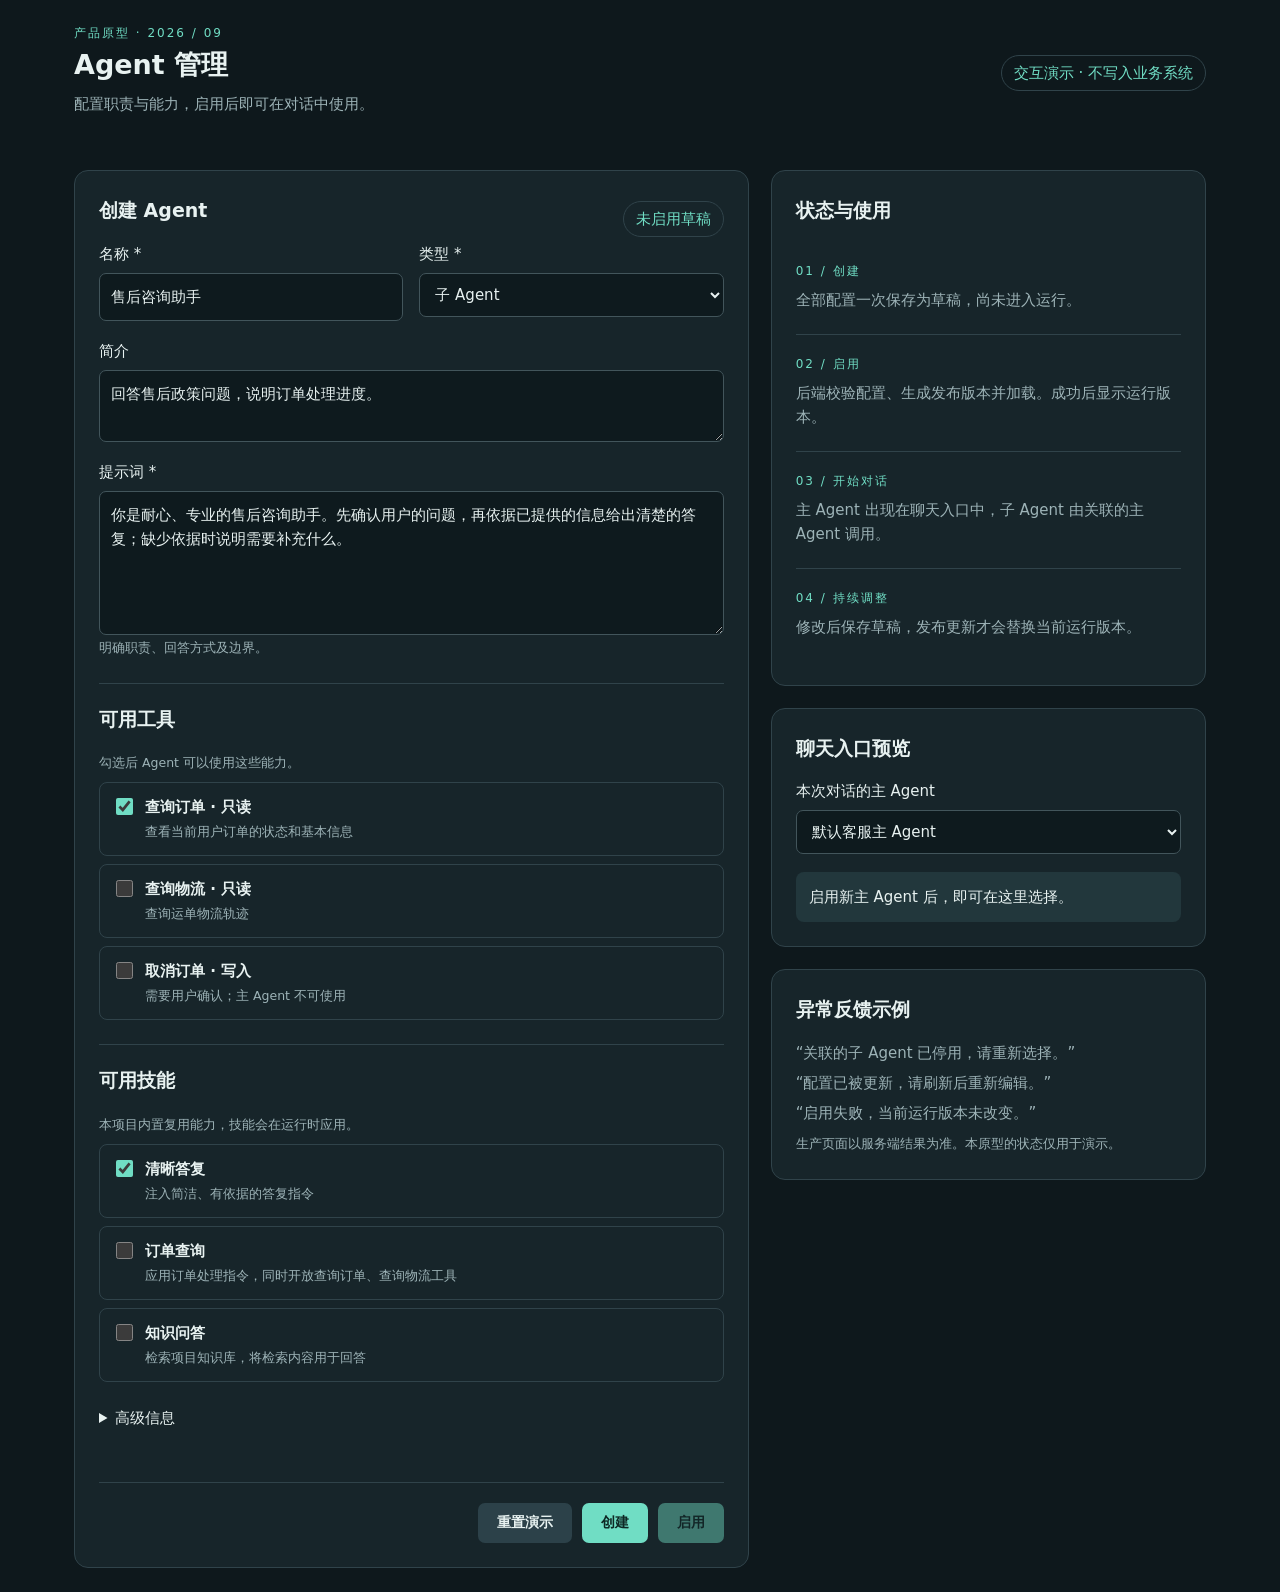
<file: docs/agent-configuration/PROTOTYPE.html>
<!doctype html>
<html lang="zh-CN"><head><meta charset="utf-8"><meta name="viewport" content="width=device-width,initial-scale=1"><title>Agent 配置产品原型</title>
<style>
:root{color-scheme:dark;--bg:#0e181c;--panel:#17252a;--edge:#30434a;--text:#e8f2f1;--muted:#9db3b7;--accent:#70ddc4}*{box-sizing:border-box}body{margin:0;background:var(--bg);color:var(--text);font:15px/1.6 system-ui,"Microsoft YaHei",sans-serif}header,main{max-width:1180px;margin:auto;padding:24px}header{display:flex;align-items:center;justify-content:space-between;gap:24px}h1{margin:0;font-size:27px}h2{margin:0 0 16px;font-size:19px}p{margin:6px 0;color:var(--muted)}.pill{border:1px solid var(--edge);border-radius:25px;padding:5px 12px;color:var(--accent);white-space:nowrap}.layout{display:grid;grid-template-columns:1.55fr 1fr;gap:22px}.panel{background:var(--panel);border:1px solid var(--edge);border-radius:14px;padding:24px}.row{display:flex;gap:14px;align-items:center;justify-content:space-between}.grid{display:grid;grid-template-columns:1fr 1fr;gap:16px}label.field{display:block;margin-bottom:18px}input:not([type=checkbox]),select,textarea{display:block;width:100%;margin-top:7px;border:1px solid #42555b;border-radius:7px;padding:11px;background:#0e1a1e;color:var(--text);font:inherit}textarea{resize:vertical}input[type=checkbox]{accent-color:var(--accent);width:17px;height:17px}.choice{display:flex;gap:9px;align-items:start;padding:12px;border:1px solid var(--edge);border-radius:8px;margin:8px 0}.choice strong{display:block}.choice small,small{color:var(--muted)}section.part{margin:24px 0;border-top:1px solid var(--edge);padding-top:20px}button{cursor:pointer;border:0;border-radius:7px;background:var(--accent);color:#0e2824;padding:11px 19px;font:600 14px system-ui}button.secondary{background:#2c4149;color:var(--text)}button:disabled{opacity:.45;cursor:default}.actions{display:flex;gap:10px;justify-content:flex-end;border-top:1px solid var(--edge);padding-top:20px}.hint{padding:13px;border-radius:8px;background:#22373c}.status{padding:16px 0;border-bottom:1px solid var(--edge)}.status:last-child{border:0}.step{color:var(--accent);font-size:12px;letter-spacing:2px}#message{min-height:52px;color:var(--accent);padding-top:15px}.hidden{display:none!important}@media(max-width:780px){header{display:block}.pill{display:inline-block;margin-top:12px}.layout,.grid{grid-template-columns:1fr}header,main{padding:16px}.panel{padding:18px}}
</style></head><body>
<header><div><div class="step">产品原型 · 2026 / 09</div><h1>Agent 管理</h1><p>配置职责与能力，启用后即可在对话中使用。</p></div><span class="pill">交互演示 · 不写入业务系统</span></header>
<main><div class="layout"><form id="form" class="panel"><div class="row"><h2>创建 Agent</h2><span class="pill" id="draftState">未启用草稿</span></div>
<div class="grid"><label class="field">名称 *<input id="name" required maxlength="64" value="售后咨询助手" placeholder="为 Agent 起个名字"></label><label class="field">类型 *<select id="type"><option value="worker">子 Agent</option><option value="supervisor">主 Agent</option></select></label></div>
<label class="field">简介<textarea rows="2" id="description">回答售后政策问题，说明订单处理进度。</textarea></label>
<label class="field">提示词 *<textarea id="prompt" required maxlength="20000" rows="5">你是耐心、专业的售后咨询助手。先确认用户的问题，再依据已提供的信息给出清楚的答复；缺少依据时说明需要补充什么。</textarea><small>明确职责、回答方式及边界。</small></label>
<section class="part"><h2>可用工具</h2><small>勾选后 Agent 可以使用这些能力。</small><label class="choice"><input type="checkbox" checked><span><strong>查询订单 · 只读</strong><small>查看当前用户订单的状态和基本信息</small></span></label><label class="choice"><input type="checkbox"><span><strong>查询物流 · 只读</strong><small>查询运单物流轨迹</small></span></label><label class="choice" id="writeChoice"><input type="checkbox" id="writeTool"><span><strong>取消订单 · 写入</strong><small>需要用户确认；主 Agent 不可使用</small></span></label></section>
<section class="part"><h2>可用技能</h2><small>本项目内置复用能力，技能会在运行时应用。</small><label class="choice"><input type="checkbox" checked><span><strong>清晰答复</strong><small>注入简洁、有依据的答复指令</small></span></label><label class="choice"><input type="checkbox"><span><strong>订单查询</strong><small>应用订单处理指令，同时开放查询订单、查询物流工具</small></span></label><label class="choice"><input type="checkbox"><span><strong>知识问答</strong><small>检索项目知识库，将检索内容用于回答</small></span></label></section>
<section class="part hidden" id="children"><h2>关联子 Agent</h2><small>仅可选择已启用子 Agent。启用主 Agent 前至少关联一个。</small><label class="choice"><input type="checkbox" id="child" checked><span><strong>政策问答助手</strong><small>已启用 · knowledge · v2</small></span></label><label class="field">使用场景<input value="用户询问售后政策、退款流程时使用"></label></section>
<details><summary>高级信息</summary><label class="field">唯一标识<input placeholder="留空自动生成，例如 after_sale"><small>创建后保持不变，日常管理可直接使用名称。</small></label></details><div id="message" role="status" aria-live="polite"></div><div class="actions"><button type="button" class="secondary" id="reset">重置演示</button><button type="submit" id="save">创建</button><button type="button" id="enable" disabled>启用</button></div></form>
<aside><section class="panel"><h2>状态与使用</h2><div class="status"><span class="step">01 / 创建</span><p>全部配置一次保存为草稿，尚未进入运行。</p></div><div class="status"><span class="step">02 / 启用</span><p>后端校验配置、生成发布版本并加载。成功后显示运行版本。</p></div><div class="status"><span class="step">03 / 开始对话</span><p>主 Agent 出现在聊天入口中，子 Agent 由关联的主 Agent 调用。</p></div><div class="status"><span class="step">04 / 持续调整</span><p>修改后保存草稿，发布更新才会替换当前运行版本。</p></div></section>
<section class="panel" style="margin-top:22px"><h2>聊天入口预览</h2><label class="field">本次对话的主 Agent<select id="entry"><option>默认客服主 Agent</option></select></label><div class="hint" id="entryHint">启用新主 Agent 后，即可在这里选择。</div></section><section class="panel" style="margin-top:22px"><h2>异常反馈示例</h2><p>“关联的子 Agent 已停用，请重新选择。”</p><p>“配置已被更新，请刷新后重新编辑。”</p><p>“启用失败，当前运行版本未改变。”</p><small>生产页面以服务端结果为准。本原型的状态仅用于演示。</small></section></aside></div></main>
<script>
const form=document.getElementById('form'),type=document.getElementById('type'),message=document.getElementById('message'),enable=document.getElementById('enable'),save=document.getElementById('save'),state=document.getElementById('draftState');let created=false,active=false;type.onchange=()=>{document.getElementById('children').classList.toggle('hidden',type.value!=='supervisor');document.getElementById('writeTool').disabled=type.value==='supervisor';if(type.value==='supervisor')document.getElementById('writeTool').checked=false;};form.onsubmit=e=>{e.preventDefault();if(!document.getElementById('name').value.trim()||!document.getElementById('prompt').value.trim()){message.textContent='请填写名称和提示词。';return;}created=true;enable.disabled=false;save.textContent='保存草稿';message.textContent=active?'草稿已保存；当前运行版本保持不变。':'已创建，点击启用后生效。';};enable.onclick=()=>{if(!created)return;if(type.value==='supervisor'&&!document.getElementById('child').checked){message.textContent='主 Agent 至少需要关联一个已启用子 Agent。';return;}active=true;state.textContent='已启用 · v1';enable.textContent='发布更新';message.textContent='演示：已完成校验、发布和加载，运行版本 v1。';if(type.value==='supervisor'){let entry=document.getElementById('entry');entry.options.length=1;let option=new Option(document.getElementById('name').value,'demo',true,true);entry.add(option);document.getElementById('entryHint').textContent='当前选择：'+option.text+'。正式对话将由该主 Agent 分发。';}};document.getElementById('reset').onclick=()=>location.reload();
</script></body></html>
</file>
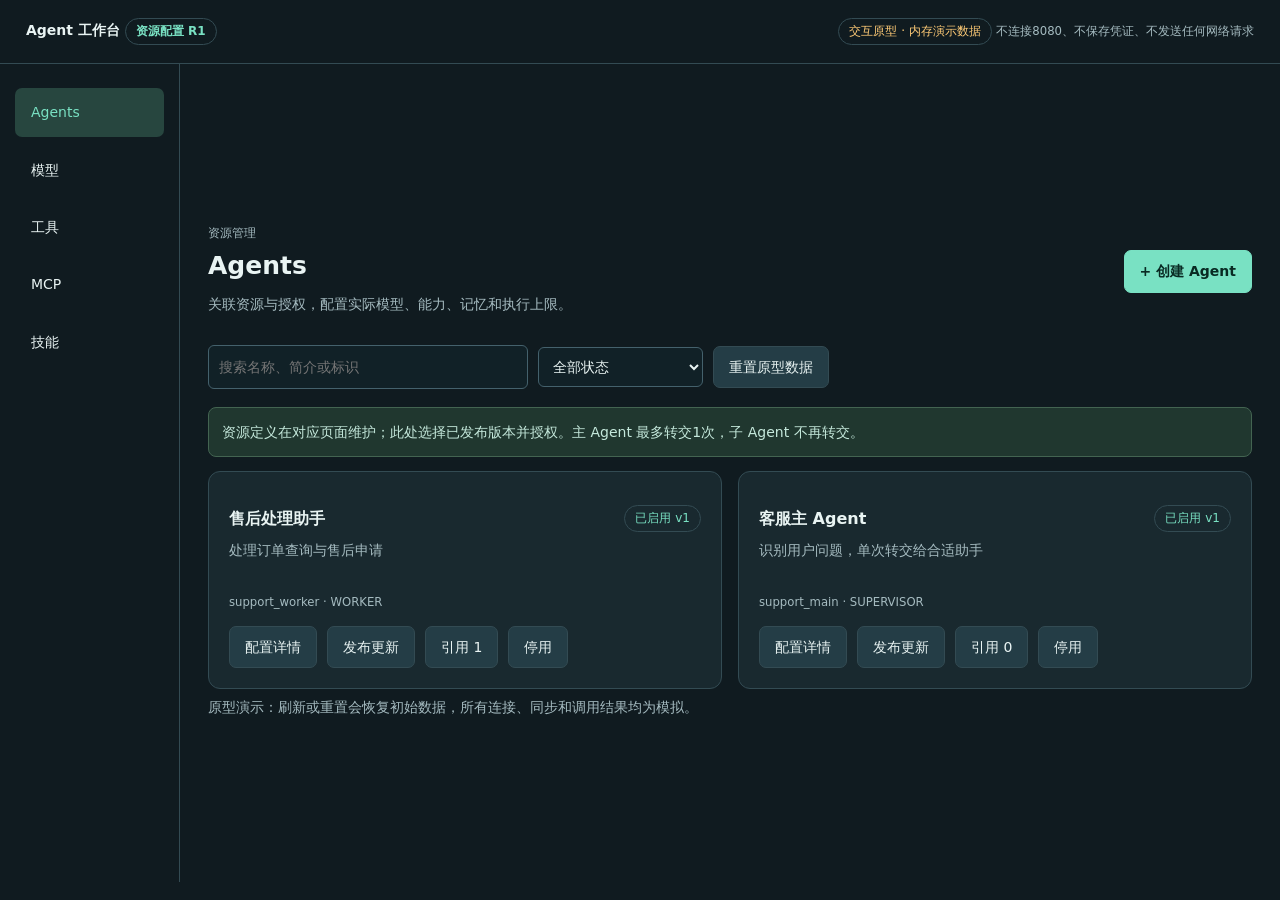
<file: docs/resource-configuration/PROTOTYPE.html>
<!doctype html>
<html lang="zh-CN"><head><meta charset="utf-8"><meta name="viewport" content="width=device-width,initial-scale=1"><title>统一资源配置 · R1 产品原型</title>
<style>
:root{color-scheme:dark;--bg:#101b20;--panel:#19292f;--line:#334b53;--ink:#e9f4f3;--muted:#a5bbc0;--green:#79e1c3;--yellow:#ffcb76;--red:#ffabab}*{box-sizing:border-box}body{margin:0;background:var(--bg);color:var(--ink);font:14px/1.6 system-ui,"Microsoft YaHei",sans-serif}button,input,select,textarea{font:inherit}button{cursor:pointer;padding:9px 15px;border-radius:7px;border:1px solid var(--line);background:#243d46;color:var(--ink)}button.primary{background:var(--green);border-color:var(--green);color:#092a23;font-weight:650}button.danger{color:var(--red)}button:disabled{opacity:.42;cursor:not-allowed}input:not([type=checkbox]),textarea,select{width:100%;background:#112127;color:var(--ink);border:1px solid #44616c;border-radius:6px;padding:10px;margin-top:6px}input[type=checkbox]{accent-color:var(--green)}textarea{resize:vertical}select[multiple]{min-height:108px}h1{font-size:25px;margin:3px 0}h2{font-size:18px;margin:0 0 13px}h3{font-size:15px;margin:18px 0 10px}p{margin:7px 0;color:var(--muted)}small,.muted{color:var(--muted)}header{padding:18px 26px;border-bottom:1px solid var(--line);display:flex;justify-content:space-between;align-items:center;gap:20px}.brand{font-weight:650}.badge{display:inline-block;padding:3px 10px;border:1px solid var(--line);border-radius:16px;font-size:12px;color:var(--green)}.warn{color:var(--yellow)}.layout{display:grid;grid-template-columns:180px 1fr;min-height:calc(100vh - 82px)}nav{padding:24px 15px;border-right:1px solid var(--line)}nav button{display:block;width:100%;text-align:left;margin-bottom:9px;border-color:transparent;background:transparent;padding:12px 15px}nav button.active{background:#27463f;color:var(--green)}main{padding:28px;max-width:1450px;width:100%;margin:auto}.row{display:flex;gap:10px;align-items:center;flex-wrap:wrap}.between{justify-content:space-between}.grid{display:grid;grid-template-columns:1fr 1fr;gap:15px}.panel{padding:20px;border:1px solid var(--line);border-radius:12px;background:var(--panel);margin-bottom:20px}.toolbar{margin:22px 0 18px}.toolbar input{max-width:320px;margin:0}.toolbar select{max-width:165px;margin:0}.cards{display:grid;grid-template-columns:repeat(auto-fit,minmax(285px,1fr));gap:16px}.card{padding:20px;background:var(--panel);border:1px solid var(--line);border-radius:12px}.card p{min-height:44px}.card .row{margin-top:13px}.card strong{font-size:16px}.field{display:block;margin-bottom:15px}.field>small{display:block;margin-top:4px}.check{display:flex;align-items:center;gap:8px;padding:8px 0}.notice{padding:13px;border:1px solid #436451;border-radius:8px;background:#20372f;margin:14px 0;color:#c5e9dc}.notice.warn{border-color:#755e3b;background:#302b23;color:var(--yellow)}.hint{padding:12px;background:#20343d;border-radius:7px}.section{border-top:1px solid var(--line);margin-top:20px;padding-top:18px}.foot{display:flex;gap:10px;justify-content:flex-end;flex-wrap:wrap;padding-top:18px;border-top:1px solid var(--line);margin-top:18px}.modal{position:fixed;inset:0;background:#020b10bb;display:flex;justify-content:center;align-items:center;padding:22px;z-index:10}.dialog{width:min(950px,100%);max-height:92vh;overflow:auto;background:var(--panel);border:1px solid var(--line);border-radius:13px;padding:25px}.dialog.small{max-width:690px}.close{float:right}.hidden{display:none!important}#toast{position:fixed;bottom:18px;right:20px;background:#284b3f;border:1px solid var(--green);padding:13px 20px;border-radius:8px;z-index:30;max-width:min(480px,90vw)}pre{white-space:pre-wrap;overflow-wrap:anywhere;background:#112026;border:1px solid var(--line);padding:13px;border-radius:7px;font-size:12px}table{border-collapse:collapse;width:100%;font-size:13px}td,th{text-align:left;border-bottom:1px solid var(--line);padding:9px}details{margin:12px 0}summary{cursor:pointer;color:var(--green)}.tabs{margin:16px 0;display:flex;gap:8px;flex-wrap:wrap}.stat{font-size:22px;color:var(--green)}@media(max-width:760px){header{padding:14px;display:block}.layout{grid-template-columns:1fr}nav{border-right:0;border-bottom:1px solid var(--line);padding:9px;display:flex;gap:5px;overflow:auto}nav button{white-space:nowrap;width:auto;margin:0}main{padding:16px}.grid{grid-template-columns:1fr}.modal{padding:8px}.dialog{padding:17px;max-height:95vh}.foot button{flex:1}.cards{grid-template-columns:1fr}}
</style></head><body>
<header><div class="brand">Agent 工作台 <span class="badge">资源配置 R1</span></div><div><span class="badge warn">交互原型 · 内存演示数据</span> <small>不连接8080、不保存凭证、不发送任何网络请求</small></div></header>
<div class="layout"><nav id="nav" aria-label="一级导航"></nav><main><div class="row between"><div><small id="eyebrow">资源管理</small><h1 id="title"></h1><p id="subtitle"></p></div><button class="primary" id="create">新增资源</button></div><div class="row toolbar"><input id="search" aria-label="搜索资源" placeholder="搜索名称、简介或标识"><select id="status" aria-label="筛选状态"><option value="all">全部状态</option><option value="active">已启用</option><option value="draft">未启用草稿</option><option value="inactive">已停用</option><option value="dirty">有未发布变更</option></select><button id="reset">重置原型数据</button></div><div id="summary"></div><div id="content" class="cards"></div><p id="bottomHint"></p></main></div>
<div id="modal" class="modal hidden" role="dialog" aria-modal="true" aria-label="资源详情"><div id="dialog" class="dialog"></div></div><div id="toast" role="status" aria-live="polite" class="hidden"></div>
<script>
const $=s=>document.querySelector(s), esc=v=>String(v??'').replace(/[&<>"']/g,c=>({'&':'&amp;','<':'&lt;','>':'&gt;','"':'&quot;',"'":'&#39;'}[c]));
const labels={agents:'Agents',models:'模型',tools:'工具',mcp:'MCP',skills:'技能'}, tips={agents:'关联资源与授权，配置实际模型、能力、记忆和执行上限。',models:'同一进程可使用多个供应商；每个 Agent 独立选择模型。',tools:'统一管理内置、HTTP 和 MCP 工具；写操作必须在执行前确认。',mcp:'标准 Streamable HTTP 与项目兼容桥分开配置、同步与验收。',skills:'可复用指令和能力组合；新版本须由引用 Agent 显式升级。'};
let page='agents', editing=null, timer, events=[], serial=1;
const seed={models:[{id:'kimi_service',name:'日常 Kimi',description:'默认对话与工具推理',provider:'Kimi',model:'kimi-k3',url:'https://api.moonshot.cn',timeout:90,reasoning:'low',tokens:4096,credential:'服务端变量 KIMI_API_KEY',active:true,version:1,dirty:false,isDefault:true},{id:'openai_service',name:'OpenAI 备用',description:'未充值，本原型仅模拟连接',provider:'OpenAI',model:'gpt-4o-mini',url:'https://api.openai.com',timeout:90,credential:'服务端变量 OPENAI_API_KEY',active:false,version:0,dirty:false}],tools:[{id:'query_order',name:'查询订单',description:'内置模拟业务：查询当前用户订单',kind:'内置',risk:'READ',active:true,version:1,dirty:false},{id:'http_return',name:'登记售后申请',description:'自定义 HTTP 写入工具；显式授权本地目标',kind:'HTTP',risk:'WRITE',method:'POST',url:'http://127.0.0.1:19090/returns',auth:'Bearer',credential:'已加密配置（演示）',timeout:30,schema:'{"type":"object","properties":{"orderId":{"type":"string"}},"required":["orderId"],"additionalProperties":false}',mapping:'输入 orderId → JSON Body orderId\n固定 页面申请 → JSON Body source',extract:'data.requestId',active:true,version:1,dirty:false},{id:'mcp_service_a__search',name:'search · 售后资料',description:'MCP 来源：服务A / search，身份不会与服务B串用',kind:'MCP',service:'service_a',risk:'WRITE',active:true,version:1,dirty:false}],mcp:[{id:'service_a',name:'售后资料服务A',description:'标准协议；未核实风险的工具默认写入',transport:'标准 MCP · Streamable HTTP',url:'http://127.0.0.1:19091/mcp',auth:'无认证',credential:'未配置',timeout:30,active:true,version:1,dirty:false,tools:['search'],sync:'上次同步成功（演示）'},{id:'legacy_bridge',name:'原项目知识桥',description:'保留的项目 HTTP 桥，不代表标准 MCP',transport:'项目 HTTP 桥 · 兼容',url:'http://127.0.0.1:19092',auth:'无认证',credential:'未配置',timeout:30,active:true,version:1,dirty:false,tools:['knowledge_search'],sync:'上次同步成功（演示）'}],skills:[{id:'after_sale_skill',name:'售后处理指引',description:'先查询订单，再登记申请；写入前需要确认',instructions:'先依据查询结果说明订单情况。需要登记售后时，向用户展示操作参数并等待确认。',types:['WORKER'],tools:['query_order','http_return'],rag:false,active:true,version:1,dirty:false},{id:'clear_response',name:'清晰表达',description:'先结论、后步骤，不附加工具权限',instructions:'先给出明确结论，再提供简洁步骤，不编造信息。',types:['SUPERVISOR','WORKER'],tools:[],rag:false,active:true,version:1,dirty:false}],agents:[{id:'support_worker',name:'售后处理助手',description:'处理订单查询与售后申请',type:'WORKER',prompt:'你是售后处理助手，依据实际工具结果回答。',model:'kimi_service',tools:['query_order','http_return'],skills:['after_sale_skill'],skillPins:{after_sale_skill:1},mcpTools:[],children:[],write:true,rounds:3,timeout:30,totalTimeout:120,history:10,summary:true,rag:false,active:true,version:1,dirty:false},{id:'support_main',name:'客服主 Agent',description:'识别用户问题，单次转交给合适助手',type:'SUPERVISOR',prompt:'根据职责将请求转交给售后处理助手。',model:'default',tools:['query_order'],skills:['clear_response'],skillPins:{clear_response:1},mcpTools:[],children:['support_worker'],write:false,rounds:3,timeout:30,totalTimeout:120,history:5,summary:true,rag:false,active:true,version:1,dirty:false}]};
let db=structuredClone(seed);const list=()=>db[page];const find=(kind,id)=>db[kind].find(x=>x.id===id);const refs=(kind,id)=>{const found=[];for(const a of db.agents){if(kind==='models'&&(a.model===id||(find('models',id)?.isDefault&&a.model==='default')))found.push(a.name);if(kind==='tools'&&a.tools?.includes(id))found.push(a.name);if(kind==='skills'&&a.skills?.includes(id))found.push(a.name);if(kind==='agents'&&a.children?.includes(id))found.push(a.name);if(kind==='mcp'&&a.mcpTools?.some(t=>t.startsWith(id+'::')))found.push(a.name);}if(kind==='tools')for(const s of db.skills)if(s.tools?.includes(id))found.push('技能：'+s.name);if(kind==='mcp')found.push(...db.tools.filter(t=>t.service===id).map(t=>'工具：'+t.name));return [...new Set(found)];};
function toast(t){$('#toast').textContent=t;$('#toast').classList.remove('hidden');clearTimeout(timer);timer=setTimeout(()=>$('#toast').classList.add('hidden'),4500)}function close(){$('#modal').classList.add('hidden');$('#dialog').innerHTML='';editing=null}function modal(html,small=false){$('#dialog').className='dialog'+(small?' small':'');$('#dialog').innerHTML='<button class="close" type="button" data-act="close" aria-label="关闭">×</button>'+html;$('#modal').classList.remove('hidden')}
function nav(){ $('#nav').innerHTML=Object.entries(labels).map(([k,n])=>'<button data-page="'+k+'" class="'+(k===page?'active':'')+'">'+n+'</button>').join('');}
function render(){nav();$('#title').textContent=labels[page];$('#subtitle').textContent=tips[page];$('#create').textContent=page==='agents'?'+ 创建 Agent':page==='tools'?'+ 创建 HTTP 工具':'+ 新建'+labels[page];let rows=list().filter(x=>(x.name+' '+x.description+' '+x.id).toLowerCase().includes($('#search').value.toLowerCase()));const state=$('#status').value;if(state!=='all')rows=rows.filter(x=>state==='active'?x.active:state==='dirty'?x.dirty:state==='draft'?!x.version:!x.active&&x.version);
$('#summary').innerHTML=page==='agents'?'<div class="notice">资源定义在对应页面维护；此处选择已发布版本并授权。主 Agent 最多转交1次，子 Agent 不再转交。</div>':page==='models'?'<div class="notice">当前默认：'+esc(db.models.find(x=>x.isDefault)?.name||'未设置')+'。保存不发送模型请求；连接测试始终单独发起。</div>':page==='mcp'?'<div class="notice">同步产生待发布目录。新工具不会自动获得 Agent 授权；同步失败保留当前发布目录。</div>':page==='skills'?'<div class="notice">发布新技能版本不会改变已有 Agent；接受升级 → Agent 草稿 → 重新发布后生效。</div>':'<div class="notice">三类工具共用授权、写确认、轮数、超时和审计。默认不自动重试外部请求。</div>';
$('#content').innerHTML=rows.length?rows.map(x=>'<article class="card"><div class="row between"><strong>'+esc(x.name)+'</strong><span class="badge '+(!x.active?'warn':'')+'">'+(x.active?'已启用 v'+x.version:x.version?'已停用':'未启用草稿')+'</span></div><p>'+esc(x.description)+'</p><small>'+esc(x.id)+' · '+esc(page==='models'?x.provider+' / '+x.model:page==='tools'?x.kind+' / '+(x.risk==='WRITE'?'写入·需确认':'只读'):page==='mcp'?x.transport:page==='agents'?x.type:'固定版本绑定')+'</small>'+(x.dirty?'<div class="warn">● 有未发布变更</div>':'')+(x.isDefault?'<div class="badge">系统默认</div>':'')+'<div class="row"><button data-act="edit" data-id="'+esc(x.id)+'">配置详情</button><button data-act="publish" data-id="'+esc(x.id)+'">'+(x.active?'发布更新':'启用')+'</button><button data-act="refs" data-id="'+esc(x.id)+'">引用 '+refs(page,x.id).length+'</button>'+(x.active?'<button data-act="disable" data-id="'+esc(x.id)+'">停用</button>':'')+'</div></article>').join(''):'<div class="panel"><h2>暂无匹配资源</h2><p>调整搜索/状态筛选，或创建第一项资源。</p></div>';$('#bottomHint').textContent='原型演示：刷新或重置会恢复初始数据，所有连接、同步和调用结果均为模拟。';}
const input=(name,value,type='text',extra='')=>'<input name="'+name+'" type="'+type+'" value="'+esc(value)+'" '+extra+'>';
const field=(label,control,hint='')=>'<label class="field">'+label+control+(hint?'<small>'+hint+'</small>':'')+'</label>';
const area=(name,value,rows=3)=>'<textarea name="'+name+'" rows="'+rows+'">'+esc(value)+'</textarea>';
const select=(name,options,value,multiple=false)=>'<select name="'+name+'" '+(multiple?'multiple':'')+'>'+options.map(o=>{let [v,t]=Array.isArray(o)?o:[o,o];return '<option value="'+esc(v)+'" '+((multiple?(value||[]).includes(v):v===value)?'selected':'')+'>'+esc(t)+'</option>'}).join('')+'</select>';
const check=(name,label,on,disabled=false)=>'<label class="check"><input name="'+name+'" type="checkbox" '+(on?'checked':'')+' '+(disabled?'disabled':'')+'>'+label+'</label>';
function cred(x){return '<div class="section"><h3>凭证</h3><div class="hint">当前：'+esc(x.credential||'未配置')+'；服务端从不返回原文。</div>'+field('凭证操作',select('credentialAction',['保留当前','替换为新值','引用服务端变量','清除'],'保留当前'),'留空保留；选择替换时必须填写新值；清除先进入草稿。')+'<div id="newSecret" class="hidden">'+field('新凭证',input('secret','','password','autocomplete="new-password"'),'原型不保存此输入，也不会发送到任何服务。')+'</div><div id="envSecret" class="hidden">'+field('服务端变量名',input('environment',''),'只引用服务器允许的变量，不返回变量值。')+'</div><div id="clearSecret" class="notice warn hidden">清除会使需要认证的资源无法连接。保存草稿尚不影响已发布版本，发布时将再次展示影响。</div></div>';}
function defaults(){const common={id:'',name:'',description:'',version:0,active:false,dirty:false};return Object.assign(common,page==='models'?{provider:'Kimi',model:'kimi-k3',url:'https://api.moonshot.cn',timeout:90,tokens:4096,credential:'未配置'}:page==='tools'?{kind:'HTTP',risk:'WRITE',method:'POST',url:'http://127.0.0.1:19090/demo',auth:'无认证',timeout:30,schema:'{"type":"object","properties":{"orderId":{"type":"string"}},"required":["orderId"],"additionalProperties":false}',mapping:'输入 orderId → JSON Body orderId',extract:'data',credential:'未配置'}:page==='mcp'?{transport:'标准 MCP · Streamable HTTP',url:'http://127.0.0.1:19091/mcp',timeout:30,auth:'无认证',tools:[],credential:'未配置'}:page==='skills'?{types:['WORKER'],tools:[],instructions:'',rag:false}:{type:'WORKER',prompt:'',model:'default',tools:[],skills:[],skillPins:{},mcpTools:[],children:[],rounds:3,timeout:30,totalTimeout:120,history:10,summary:true,write:false,rag:false});}
function edit(id){const x=id?structuredClone(find(page,id)):defaults();editing={kind:page,id:id||null};const tools=db.tools.filter(t=>t.active).map(t=>[t.id,t.name+' · '+t.kind+' · '+(t.risk==='WRITE'?'写入/需确认':'只读')]);let body='<form id="editor"><h2>'+(id?'编辑':'新建')+labels[page]+'</h2><div class="badge">'+(x.version?'线上 v'+x.version:'未发布')+' · 保存仅更新草稿</div><div class="grid">'+field('名称 *',input('name',x.name,'text','required'))+field('稳定标识',input('id',x.id,'text',id?'readonly':''),'留空自动生成；重命名不改变引用。')+'</div>'+field('简介',area('description',x.description));
if(page==='models')body+='<div class="grid">'+field('供应商',select('provider',['Kimi','OpenAI'],x.provider))+field('模型标识',input('model',x.model))+field('接口地址',input('url',x.url))+field('请求超时（秒）',input('timeout',x.timeout,'number','min="1" max="600"'))+'</div><div id="kimiOptions" '+(x.provider==='OpenAI'?'class="hidden"':'')+'>'+field('推理强度',select('reasoning',['low','medium','high'],x.reasoning||'low'))+'<p>K3 不提供关闭思考或无效温度参数。</p></div><div id="openaiOptions" '+(x.provider!=='OpenAI'?'class="hidden"':'')+'>'+field('默认温度',input('temperature',x.temperature??0.2,'number','min="0" max="2" step="0.1"'))+'</div>'+field('最大完成 Token',input('tokens',x.tokens||4096,'number','min="1"'))+check('toolSupport','支持工具调用',true)+cred(x)+'<div class="section"><button type="button" data-act="connection">测试连接（模拟）</button><p>真实产品此操作可能产生少量模型用量；保存不会自动测试。本原型仅展示结果。</p><div id="connectionResult" class="hint">未测试</div></div>';
if(page==='tools'){body+='<span class="badge">来源：'+esc(x.kind)+'</span>';if(x.kind==='HTTP')body+='<div class="grid">'+field('请求方法',select('method',['GET','POST','PUT','PATCH','DELETE'],x.method))+field('固定 URL',input('url',x.url))+field('认证方式',select('auth',['无认证','Bearer','API Key Header'],x.auth))+field('API Key Header 名',input('authHeader',x.authHeader||'X-Api-Key'))+'</div>'+field('输入 JSON Schema',area('schema',x.schema,5))+field('声明式参数映射',area('mapping',x.mapping,4),'路径/查询/Header/JSON Body；输入不得覆盖认证或连接目标。')+field('响应提取字段路径',input('extract',x.extract),'$为整体，支持data.items[0].name；缺字段报错，null是有效值。')+cred(x)+'<div class="section">'+field('明确授权连接目标',input('target',new URL(x.url||'http://127.0.0.1:19090').origin),'仅该scheme/host/port；本地目标需显式许可。')+check('allowLocal','允许以上精确的本地/内网目标（演示）',true)+'</div>';else body+='<div class="notice">'+(x.kind==='内置'?'实现与基础风险由代码提供，仅允许维护展示和更严格规则。':'定义由 MCP 服务同步维护。请从 MCP 页面查看并发布目录，不在此修改协议。')+'</div>';
body+='<div class="grid">'+field('操作属性',select('risk',['READ','WRITE'],x.risk))+field('单次资源超时（秒）',input('timeout',x.timeout||30,'number','min="1" max="300"'))+'</div>'+check('confirm','写工具强制确认；只读也可增加确认',x.risk==='WRITE',x.risk==='WRITE')+'<p>响应上限1MiB，工具结果上限32KiB；外部写请求不自动重试。</p><div class="section">'+field('测试参数 JSON',area('testArgs','{"orderId":"DEMO-001"}'))+'<button type="button" data-act="tooltest">预览并测试（模拟）</button><p>写工具测试仍需确认。真实产品与Agent共用统一执行器。</p></div>';}
if(page==='mcp')body+='<div class="grid">'+field('传输类型',select('transport',['标准 MCP · Streamable HTTP','项目 HTTP 桥 · 兼容'],x.transport))+field('服务地址',input('url',x.url))+field('认证方式',select('auth',['无认证','Bearer','API Key Header'],x.auth))+field('超时（秒）',input('timeout',x.timeout,'number','min="1" max="300"'))+'</div>'+field('目标授权（精确主机/端口）',input('target',new URL(x.url).origin))+check('allowLocal','明确允许以上本地测试目标',true)+cred(x)+'<div class="section"><div class="row"><button type="button" data-act="connection">测试连接（模拟）</button><button type="button" data-act="sync" data-id="'+esc(x.id)+'">同步工具（模拟）</button><button type="button" data-act="syncfail">模拟同步失败</button></div><div id="connectionResult" class="hint">'+esc(x.sync||'未测试/未同步')+'</div><h3>当前已发布工具</h3><p>'+esc((x.tools||[]).join('、')||'暂无工具，先同步并发布目录。')+'</p><p>新增工具默认写入/需确认；不会自动授予已关联服务的Agent。</p></div>';
if(page==='skills')body+=field('技能指令 *',area('instructions',x.instructions,5))+field('适用 Agent 类型',select('types',[['SUPERVISOR','主 Agent'],['WORKER','子 Agent']],x.types,true),'包含写工具的技能只能适用于子Agent。')+field('依赖工具',select('tools',tools,x.tools,true))+check('rag','需要知识检索（当前为本地关键词）',x.rag)+field('使用说明',area('usage',x.usage||''))+'<div class="notice">发布只产生新版本，现有Agent保持原绑定。接受升级后还需重新发布Agent。</div>';
if(page==='agents')body+=field('类型',select('type',[['WORKER','子 Agent'],['SUPERVISOR','主 Agent']],x.type))+field('系统提示词 *',area('prompt',x.prompt,5))+'<div class="section"><h3>模型与能力</h3>'+field('使用模型',select('model',[['default','使用系统默认'],...db.models.filter(m=>m.active).map(m=>[m.id,m.name+' / '+m.provider+' / '+m.model])],x.model))+check('inherit','继承所选模型默认参数',true,true)+field('直接授权工具',select('tools',tools,x.tools,true))+field('绑定技能',select('skills',db.skills.filter(s=>s.active).map(s=>[s.id,s.name+' · 最新v'+s.version+' · 已绑定v'+(x.skillPins?.[s.id]||s.version)]),x.skills,true))+'<button type="button" data-act="upgrade" data-id="'+esc(x.id)+'">查看技能版本差异 / 接受更新</button>'+field('MCP服务内精确工具授权',select('mcpTools',db.mcp.filter(s=>s.active).flatMap(s=>s.tools.map(t=>[s.id+'::'+t,s.name+' / '+t])),x.mcpTools,true),'空选择不授权；新同步工具不会自动勾选。')+check('rag','启用知识检索',x.rag)+'</div><div id="childSection" class="section '+(x.type!=='SUPERVISOR'?'hidden':'')+'"><h3>子 Agent</h3>'+field('关联已启用子Agent',select('children',db.agents.filter(a=>a.active&&a.type==='WORKER').map(a=>[a.id,a.name]),x.children,true))+'<div class="hint">本轮最多转交1次（固定）。子Agent不能再次转交。</div></div><div class="section"><h3>运行规则</h3>'+check('write','允许修改业务数据（主Agent固定禁止）',x.write,x.type==='SUPERVISOR')+'<div class="hint">写工具始终需要用户确认，不能通过技能或MCP绕过。</div><div class="grid">'+field('最多工具调用轮数',input('rounds',x.rounds,'number','min="0" max="20"'),'一条模型响应的一批工具请求算1轮；每批最多10项。')+field('单工具超时（秒）',input('timeout',x.timeout,'number','min="1" max="300"'))+field('单任务总超时（秒）',input('totalTimeout',x.totalTimeout,'number','min="1" max="600"'))+field('保留历史对话轮数',input('history',x.history,'number','min="0" max="50"'))+'</div>'+check('summary','注入本会话公开摘要',x.summary)+'<p>跨Agent共享同会话公开对话，各自裁剪最近N轮；隐藏工具/思考不共享。当前输入只注入一次。</p></div>';
body+='<div id="formError" class="notice warn hidden"></div><div class="foot"><button type="button" data-act="close">取消</button><button class="primary" type="submit">保存草稿</button></div></form>';modal(body);}
function values(){const f=$('#editor'),d=new FormData(f),out={};for(const [k,v]of d)out[k]=v;for(const k of ['tools','skills','mcpTools','children','types'])if(f.elements[k])out[k]=d.getAll(k);for(const k of ['write','summary','rag','allowLocal'])if(f.elements[k])out[k]=f.elements[k].checked;for(const k of ['timeout','totalTimeout','rounds','history','tokens','temperature'])if(out[k]!==undefined)out[k]=Number(out[k]);return out;}
function save(){const v=values(),meta=editing,x=meta.id?find(meta.kind,meta.id):defaults();if(!v.name?.trim())return error('请填写资源名称，输入会保留。');if(meta.kind==='agents'&&!v.prompt?.trim()||meta.kind==='skills'&&!v.instructions?.trim())return error('请填写提示词或技能指令。');if(v.credentialAction==='替换为新值'&&!v.secret)return error('替换凭证必须填写新值；留空请选择保留当前。');if(v.credentialAction==='引用服务端变量'&&!v.environment?.trim())return error('请填写服务端允许的变量名。');if(v.schema){try{JSON.parse(v.schema)}catch{return error('输入Schema不是有效JSON。')}}if(v.type==='SUPERVISOR'){v.write=false;v.children=v.children||[]}else if(meta.kind==='agents')v.children=[];if(v.credentialAction==='替换为新值')v.credential='已加密配置（演示）';if(v.credentialAction==='引用服务端变量')v.credential='服务端变量 '+v.environment.trim();if(v.credentialAction==='清除')v.credential='未配置';delete v.secret;delete v.environment;delete v.credentialAction;delete v.testArgs;
const identifier=meta.id||v.id?.trim()||meta.kind+'_demo_'+serial++;if(!meta.id&&db[meta.kind].some(r=>r.id===identifier))return error('稳定标识已存在。');Object.assign(x,v,{id:identifier,dirty:true});if(meta.kind==='agents'){x.skillPins=x.skillPins||{};for(const sid of x.skills)if(!x.skillPins[sid])x.skillPins[sid]=find('skills',sid).version;}if(!meta.id)db[meta.kind].push(x);close();render();toast('演示：草稿已保存；当前运行版本保持不变。');}
function error(t){$('#formError').textContent=t;$('#formError').classList.remove('hidden')}
function impact(action,id){const x=find(page,id),references=refs(page,id);let title=action==='disable'?'确认全局停用':action==='default'?'设为系统默认模型':'发布影响预览';let text=action==='disable'?'停止新的请求与后续工具执行；已发出的外部请求不能保证撤销。不会自动改用其他资源。':action==='default'?'选择系统默认的Agent将于新任务开始时使用此模型；不会自动发连接探测。':page==='skills'?'产生新技能版本。现有Agent继续绑定旧版，需显式接受更新并重新发布。':'新任务使用新版本；正在执行的任务保留快照，停用状态仍在新执行前检查。';modal('<h2>'+title+'</h2><strong>'+esc(x.name)+'</strong><div class="notice warn">'+text+'</div><table><tr><th>变更</th><th>当前</th><th>目标</th></tr><tr><td>发布版本</td><td>'+(x.version?'v'+x.version:'未发布')+'</td><td>'+(action==='publish'?'v'+(x.version+1):action==='disable'?'停用':'系统默认')+'</td></tr><tr><td>凭证</td><td>不展示原文</td><td>'+esc(x.credential||'无凭证字段')+'</td></tr></table><h3>引用影响</h3><p>'+esc(references.join('、')||'暂无引用')+'</p><p>相关资源版本变化后，旧的待确认动作必须重新发起。</p><div class="foot"><button data-act="close">返回</button><button class="primary" data-act="commit" data-op="'+action+'" data-id="'+esc(id)+'">'+(action==='disable'?'确认停用':action==='default'?'确认设为默认':'确认发布')+'</button></div>',true);}
function commit(op,id){const x=find(page,id);if(op==='publish'){if(page==='agents'&&x.type==='SUPERVISOR'&&!x.children?.length)return toast('演示校验：主Agent至少需要一个已启用子Agent。');if(page==='agents'&&x.tools?.some(t=>find('tools',t)?.risk==='WRITE')&&!x.write)return toast('演示校验：存在写工具，但未允许修改业务数据。');x.version++;x.active=true;x.dirty=false;x.historyVersions=[...(x.historyVersions||[]),{version:x.version,at:new Date().toLocaleString()}];}else if(op==='disable')x.active=false;else {db.models.forEach(m=>m.isDefault=false);x.isDefault=true;}close();render();toast('演示：操作已生效。实际产品以服务端原子提交结果为准。');}
function references(id){const x=find(page,id),r=refs(page,id);modal('<h2>引用与版本 · '+esc(x.name)+'</h2><p>'+esc(r.join('、')||'无当前引用，可以删除草稿或停用资源。')+'</p><h3>版本记录</h3><p>当前发布 '+(x.version?'v'+x.version:'无')+'；草稿'+(x.dirty?'有变更':'无变更')+'</p><pre>'+esc(JSON.stringify(x.historyVersions||[{version:x.version,remark:'原型初始发布快照'}],null,2))+'</pre><div class="notice">资源名称可以变更，稳定身份和已有引用不变。历史回滚若依赖已被删除将明确失败。</div><div class="foot"><button data-act="edit" data-id="'+esc(id)+'">返回配置</button>'+(page==='models'?'<button data-act="default" data-id="'+esc(id)+'" '+(!x.active?'disabled':'')+'>设为默认</button>':'')+(page==='agents'?'<button data-act="trial" data-id="'+esc(id)+'">发布版本试运行</button>':'')+'<button class="danger" data-act="delete" data-id="'+esc(id)+'" '+(r.length?'disabled':'')+'>删除未引用资源</button></div>',true);}
function sync(id){const x=find('mcp',id);if(!x)return toast('请先保存MCP服务草稿。');modal('<h2>同步工具差异 · '+esc(x.name)+'</h2><div class="notice">演示同步成功，当前发布目录保持不变。发布后新增工具仍未获Agent授权。</div><table><tr><th>变化</th><th>工具</th><th>规则</th></tr><tr><td>新增</td><td>lookup_ticket</td><td>未知风险 → 写入/需确认</td></tr><tr><td>变更</td><td>search</td><td>增加可选limit输入</td></tr><tr><td>移除</td><td>old_search（示例）</td><td>发布移除后禁止新执行</td></tr></table><h3>影响</h3><p>引用此服务的Agent保留精确白名单，不会自动选择lookup_ticket。旧待确认动作在版本变更后失效。</p><div class="foot"><button data-act="close">暂不发布</button><button class="primary" data-act="syncpublish" data-id="'+esc(id)+'">发布同步目录</button></div>',true);}
function upgrade(id){if(!id)return toast('先保存Agent，再查看已绑定技能版本。');const a=find('agents',id);const rows=(a.skills||[]).map(sid=>{const s=find('skills',sid);return '<tr><td>'+esc(s.name)+'</td><td>v'+a.skillPins[sid]+'</td><td>v'+s.version+'</td><td>'+esc(s.tools?.map(t=>find('tools',t)?.name||t).join('、')||'无工具依赖')+'</td></tr>'}).join('');modal('<h2>技能版本差异</h2><p>先在技能页编辑并发布一个新版本，再回到这里查看升级。</p><table><tr><th>技能</th><th>当前绑定</th><th>可用版本</th><th>目标依赖</th></tr>'+rows+'</table><div class="notice warn">新增写工具仍须允许修改业务数据，且强制确认。接受更新只修改Agent草稿。</div><div class="foot"><button data-act="close">保留原版本</button><button class="primary" data-act="acceptupgrade" data-id="'+esc(id)+'">接受更新到草稿</button></div>',true);}
function execution(tool,agent=null,args={orderId:'DEMO-001'}){if(agent&&Number(agent.rounds)===0){modal('<h2>试运行停止</h2><div class="notice warn">最多工具调用轮数为0，本次未执行任何工具。</div><div class="foot"><button data-act="close">关闭</button></div>',true);return;}const model=agent?find('models',agent.model==='default'?db.models.find(m=>m.isDefault)?.id:agent.model):db.models.find(m=>m.isDefault);if(tool.risk==='WRITE'&&agent&&!agent.write)return toast('拒绝执行：当前Agent未允许修改业务数据。');events=[];const actionId='action_'+serial++;const info={tool,agent,args,model,actionId};window.pendingDemo=info;const preview='<p>实际模型：'+esc(model?.name+' / '+model?.provider+' / '+model?.model)+'</p><p>工具：'+esc(tool.name)+' · '+esc(tool.kind)+' · v'+tool.version+'</p><pre>'+esc(JSON.stringify(args,null,2))+'</pre><p>第1轮（同批多个工具仍只算1轮）；剩余预算 '+(agent?.totalTimeout||120)+' 秒。</p>';if(tool.risk==='WRITE'){modal('<h2>等待写操作确认</h2><span class="badge warn">演示动作 '+actionId+'</span>'+preview+'<div class="notice warn">确认将按以上参数执行。服务端保存动作身份、参数、版本与预算。停用、发布变更、取消、过期后不得执行；重复确认不重复外呼。</div><div class="foot"><button data-act="cancelwrite">取消动作</button><button data-act="stale">模拟资源已变更</button><button class="primary" data-act="confirmwrite">确认执行（模拟）</button></div>',true);}else finishExecution(info);}
function finishExecution(info){const {tool,agent,model,args,actionId}=info;events.push({actionId,round:1,tool:tool.id,source:tool.kind,resourceVersion:tool.version,status:'成功',durationMs:42,arguments:args,result:'演示结果：DEMO-RESULT-001'});modal('<h2>执行完成 · 演示</h2><div class="notice">实际产品在正式聊天与试运行返回相同模型和工具轨迹。本次原型没有执行网络请求。</div><p>Agent：'+esc(agent?.name||'工具测试')+' / 模型：'+esc(model?.provider+' / '+model?.model)+'</p><p>历史：最近'+(agent?.history??0)+'轮公开对话；摘要'+(agent?.summary?'开启':'关闭')+'。内部工具与思考不跨Agent共享。</p><pre>'+esc(JSON.stringify(events,null,2))+'</pre><p>Kimi输出为缓冲式SSE，不代表上游逐token推送。</p><div class="foot"><button data-act="close">完成</button></div>',true);window.pendingDemo=null;}
document.addEventListener('click',e=>{const b=e.target.closest('button');if(!b)return;if(b.dataset.page){page=b.dataset.page;$('#search').value='';$('#status').value='all';render();return;}const a=b.dataset.act,id=b.dataset.id;if(a==='close')close();if(a==='edit')edit(id);if(a==='publish'||a==='disable'||a==='default')impact(a,id);if(a==='commit')commit(b.dataset.op,id);if(a==='refs')references(id);if(a==='delete'){db[page]=db[page].filter(x=>x.id!==id);close();render();toast('演示：已删除未引用资源。');}if(a==='connection'){$('#connectionResult').textContent='模拟成功 · 仅当前草稿；没有请求真实模型/MCP。凭证状态不会在结果中回显原文。';}if(a==='sync')sync(id);if(a==='syncfail'){$('#connectionResult').textContent='模拟超时：保留上次已发布目录；可重试，不清空资源。';}if(a==='syncpublish'){const s=find('mcp',id);s.tools=['search','lookup_ticket'];s.version++;s.sync='同步并发布成功（演示）';s.dirty=false;close();render();toast('新工具已进入目录，尚未自动授权任何Agent。');}if(a==='upgrade')upgrade(id);if(a==='acceptupgrade'){const agent=find('agents',id);for(const sid of agent.skills)agent.skillPins[sid]=find('skills',sid).version;agent.dirty=true;close();render();toast('升级已进入Agent草稿；重新发布才生效。');}if(a==='trial'){const agent=find('agents',id),tool=find('tools',agent.tools?.find(t=>find('tools',t)?.risk==='WRITE')||agent.tools?.[0]||'query_order');execution(tool,agent);}if(a==='tooltest'){let v=values(),args;try{args=JSON.parse(v.testArgs||'{}')}catch{return error('测试参数不是有效JSON，未执行。');}execution({...v,kind:editing.id?find(page,editing.id).kind:'HTTP',version:editing.id?find(page,editing.id).version:0,id:editing.id||'draft_tool'},null,args);}if(a==='confirmwrite'){const p=window.pendingDemo;if(p)finishExecution(p);else toast('该动作已处理，不会再次执行。');}if(a==='cancelwrite'){window.pendingDemo=null;close();toast('动作已取消；再次确认不得执行。');}if(a==='stale'){window.pendingDemo=null;modal('<h2>确认已失效</h2><div class="notice warn">相关资源版本已变更。本次没有执行工具，请重新发起任务并确认最新参数。</div><div class="foot"><button data-act="close">返回</button></div>',true);}});
document.addEventListener('submit',e=>{if(e.target.id==='editor'){e.preventDefault();save();}});document.addEventListener('change',e=>{const t=e.target;if(t.name==='credentialAction'){if($('#newSecret'))$('#newSecret').classList.toggle('hidden',t.value!=='替换为新值');if($('#envSecret'))$('#envSecret').classList.toggle('hidden',t.value!=='引用服务端变量');if($('#clearSecret'))$('#clearSecret').classList.toggle('hidden',t.value!=='清除');}if(t.name==='provider'){$('#kimiOptions').classList.toggle('hidden',t.value!=='Kimi');$('#openaiOptions').classList.toggle('hidden',t.value!=='OpenAI');}if(t.name==='type'){$('#childSection').classList.toggle('hidden',t.value!=='SUPERVISOR');const w=$('[name=write]');w.disabled=t.value==='SUPERVISOR';if(w.disabled)w.checked=false;}if(t.name==='risk'){const c=$('[name=confirm]');c.disabled=t.value==='WRITE';if(c.disabled)c.checked=true;}if($('#connectionResult')&&t.name!=='testArgs')$('#connectionResult').textContent='配置已变更；上次测试结果不代表当前草稿。';});$('#create').onclick=()=>edit();$('#search').oninput=render;$('#status').onchange=render;$('#reset').onclick=()=>{db=structuredClone(seed);close();render();toast('已重置演示资源。');};document.addEventListener('keydown',e=>{if(e.key==='Escape')close()});render();
</script></body></html>
</file>
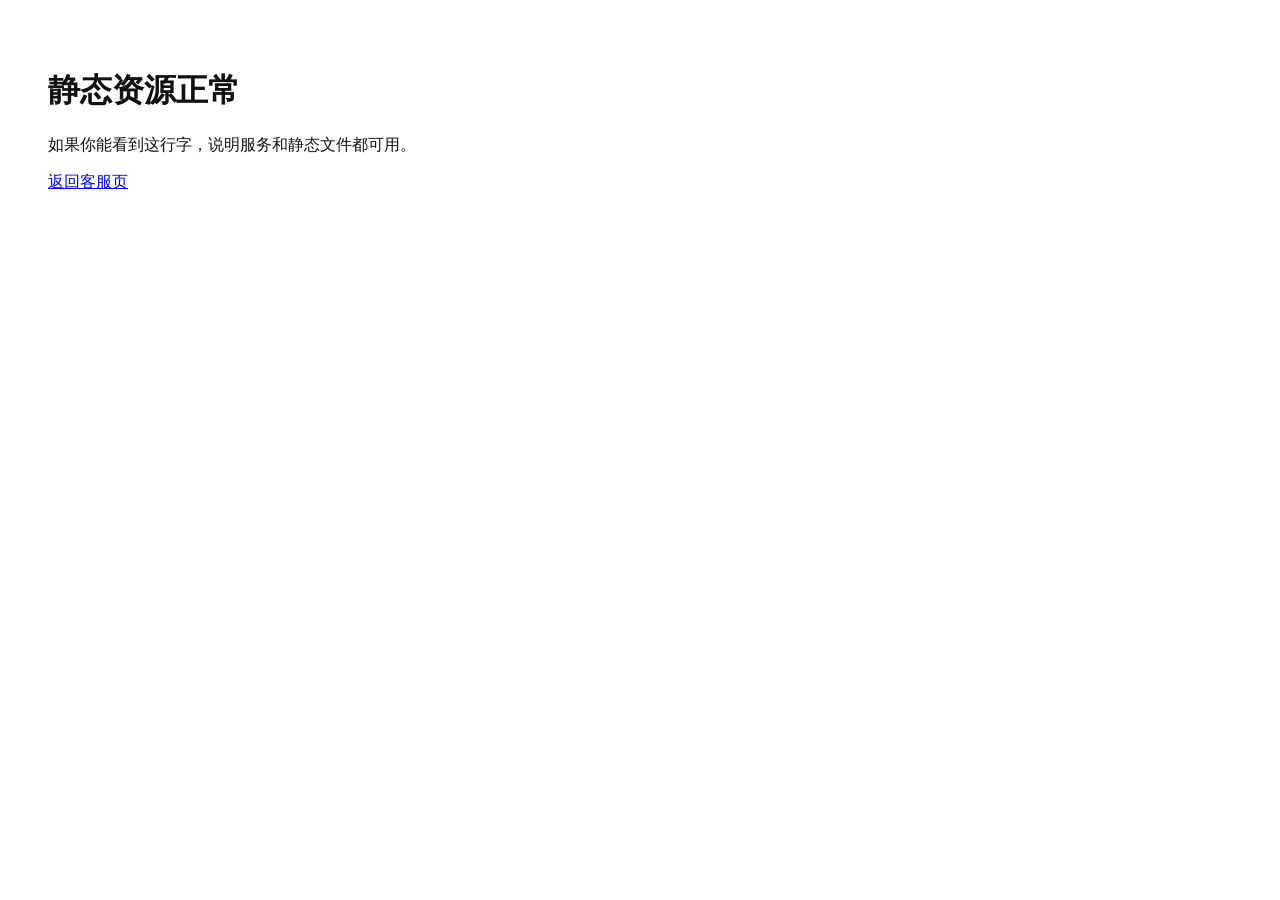
<file: apps/java-gateway/src/main/resources/static/ok.html>
<!DOCTYPE html>
<html lang="zh-CN">
<head>
  <meta charset="UTF-8" />
  <title>静态页探测</title>
</head>
<body style="font-family:sans-serif;background:#fff;color:#111;padding:40px">
  <h1>静态资源正常</h1>
  <p>如果你能看到这行字，说明服务和静态文件都可用。</p>
  <p><a href="/">返回客服页</a></p>
</body>
</html>
</file>
